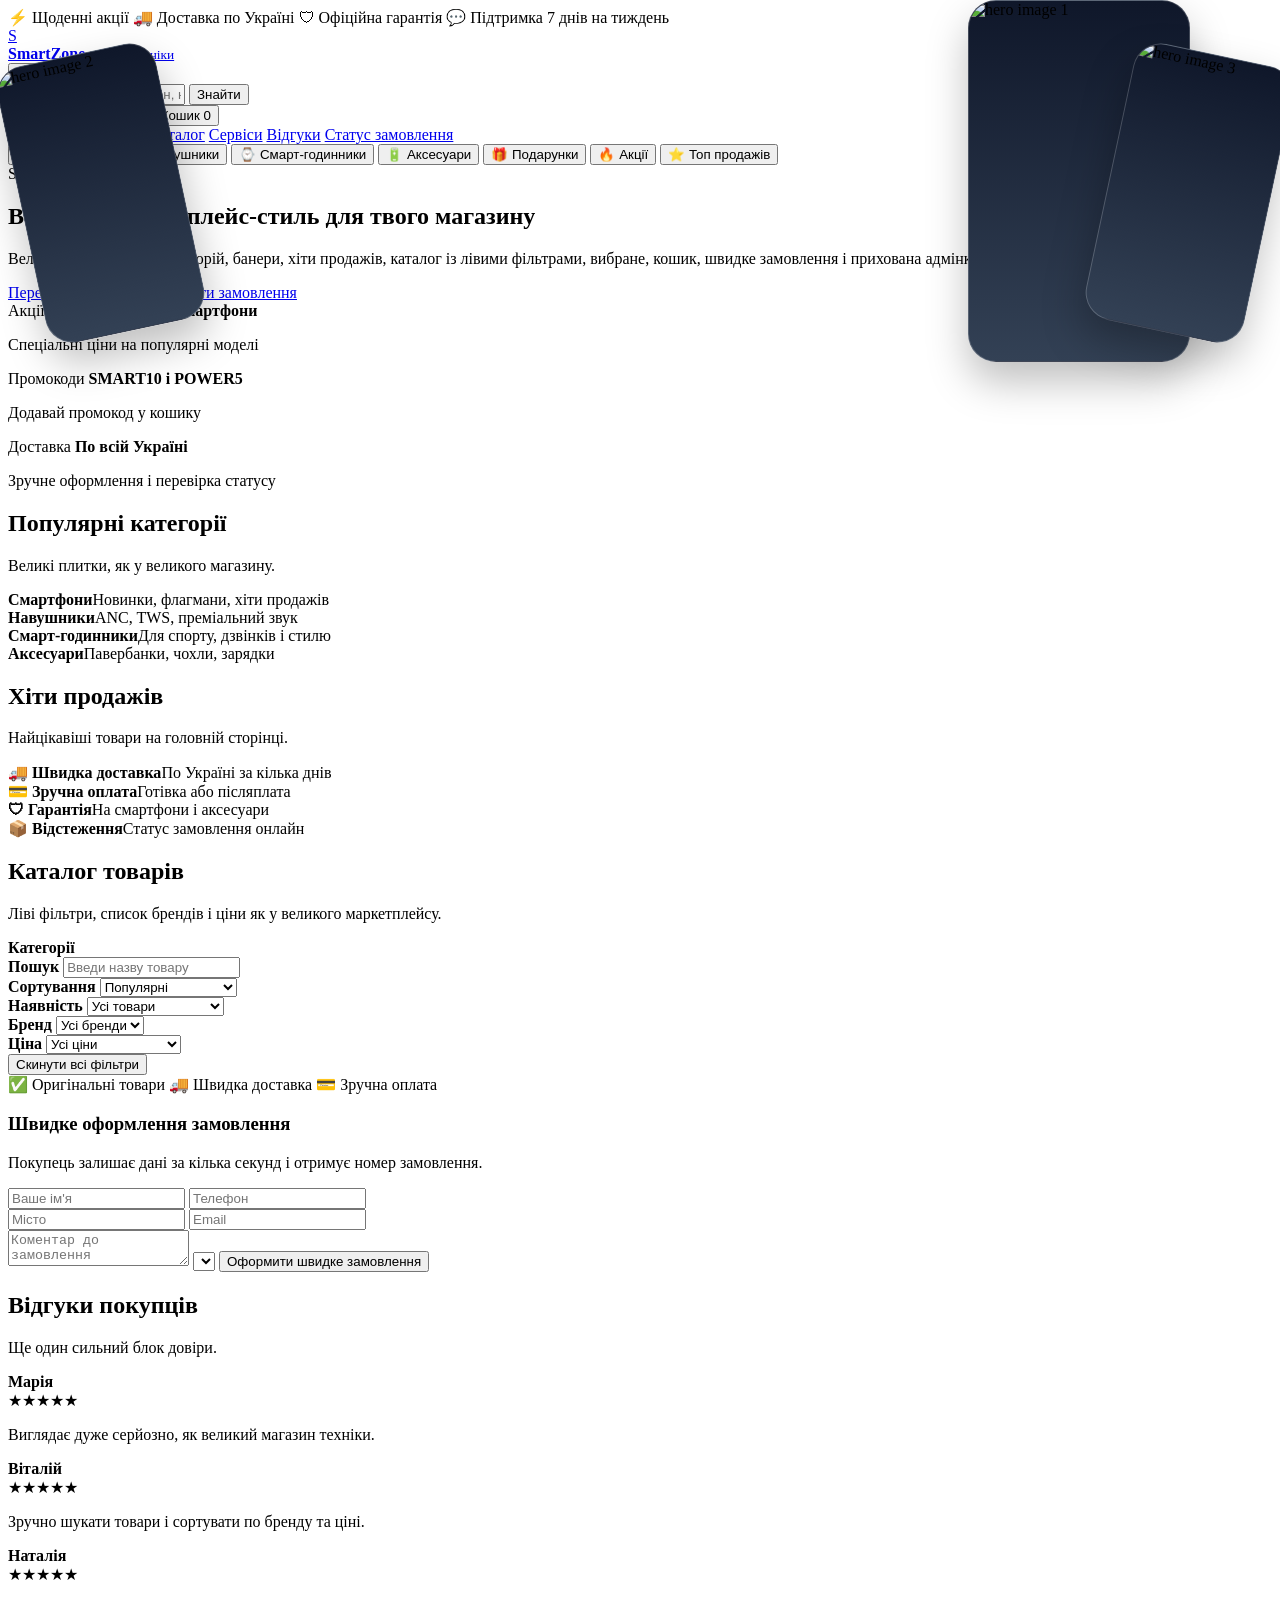
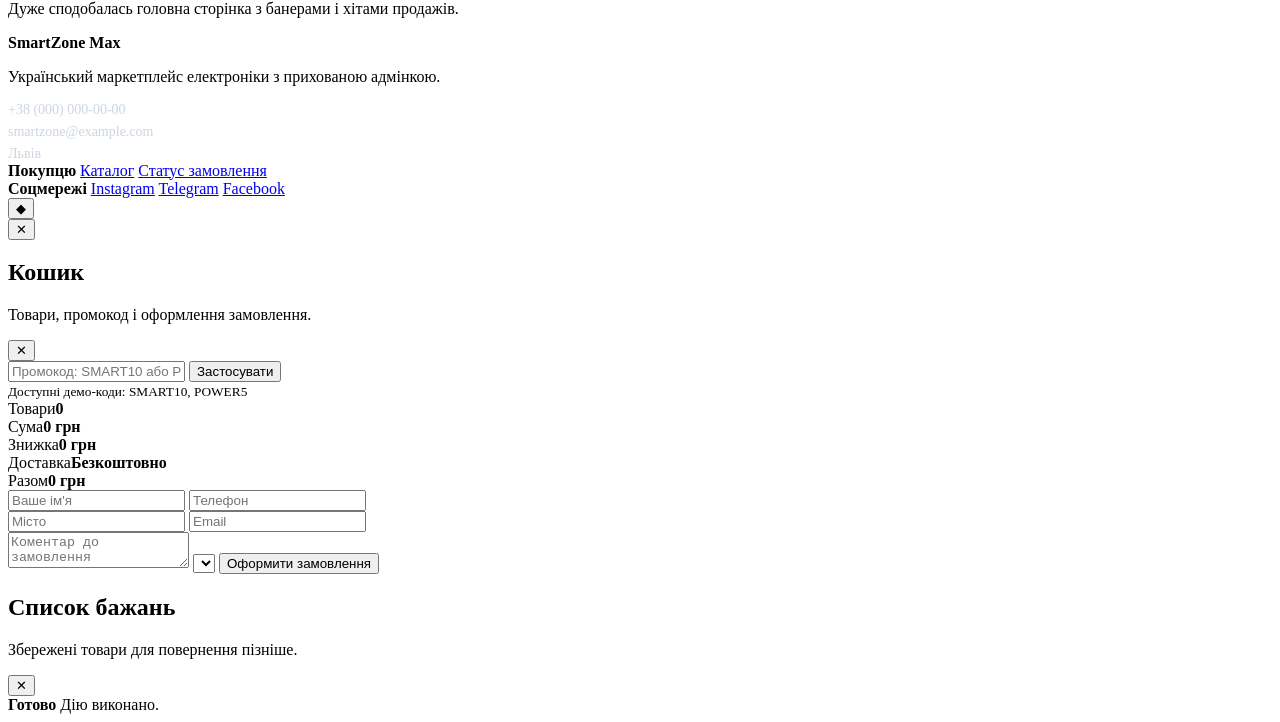
<file: index.html>
<!DOCTYPE html>
<html lang="uk">
<head>
  <meta charset="UTF-8" />
  <meta name="viewport" content="width=device-width, initial-scale=1.0" />
  <title>SmartZone Max — маркетплейс електроніки</title>
  <link rel="stylesheet" href="style.css" />
</head>
<body>
  <div class="topline" id="toplineSection">
    <div class="container topline-inner">
      <span>⚡ Щоденні акції</span>
      <span>🚚 Доставка по Україні</span>
      <span>🛡 Офіційна гарантія</span>
      <span>💬 Підтримка 7 днів на тиждень</span>
    </div>
  </div>

  <header class="header">
    <div class="container header-main">
      <a href="#top" class="logo" id="brandLink">
        <div class="logo-badge">S</div>
        <div class="logo-text">
          <strong>SmartZone</strong>
          <small>маркет техніки</small>
        </div>
      </a>

      <button class="catalog-btn">☰ Каталог</button>

      <div class="search-wrap">
        <input id="searchInput" class="search-input" placeholder="Пошук товарів: смартфон, навушники, павербанк..." />
        <button class="search-btn">Знайти</button>
      </div>

      <div class="header-actions">
        <a class="icon-btn account-link-btn" id="accountBtn" href="account.html">👤 Кабінет</a>
        <button class="icon-btn" id="wishlistBtn">♡ <span id="wishlistCount">0</span></button>
        <button class="cart-btn" id="openCartBtn">🛒 Кошик <span id="cartCount">0</span></button>
      </div>
    </div>

    <div class="container header-subnav">
      <a href="#promo">Акції</a>
      <a href="#hits">Хіти продажів</a>
      <a href="#catalog-section">Каталог</a>
      <a href="#services">Сервіси</a>
      <a href="#reviews">Відгуки</a>
      <a href="track-order.html">Статус замовлення</a>
    </div>
  </header>

  <main id="top">
    <section class="hero cms-section" id="heroSection" data-section="hero">
      <div class="container hero-grid">
        <aside class="left-menu">
          <button class="menu-link active">📱 Смартфони</button>
          <button class="menu-link">🎧 Навушники</button>
          <button class="menu-link">⌚ Смарт-годинники</button>
          <button class="menu-link">🔋 Аксесуари</button>
          <button class="menu-link">🎁 Подарунки</button>
          <button class="menu-link">🔥 Акції</button>
          <button class="menu-link">⭐ Топ продажів</button>
        </aside>

        <div class="hero-banner">
          <div class="hero-copy">
            <div class="hero-badge">SMARTZONE MAX</div>
            <h1>Великий маркетплейс-стиль для твого магазину</h1>
            <p>
              Велика шапка, дерево категорій, банери, хіти продажів,
              каталог із лівими фільтрами, вибране, кошик, швидке замовлення і прихована адмінка.
            </p>
            <div class="hero-actions">
              <a class="main-btn" href="#catalog-section">Перейти в каталог</a>
              <a class="soft-btn" href="track-order.html">Перевірити замовлення</a>
            </div>
          </div>
          <div class="hero-visual" id="heroVisual">
            <div class="hero-media-card big"><img id="heroImage1" alt="hero image 1" /></div>
            <div class="hero-media-card small left"><img id="heroImage2" alt="hero image 2" /></div>
            <div class="hero-media-card small right"><img id="heroImage3" alt="hero image 3" /></div>
          </div>
        </div>
      </div>
    </section>

    <section class="promo cms-section" id="promoSection">
      <div class="container promo-grid">
        <article class="promo-card green">
          <span>Акції тижня</span>
          <strong>Знижки на смартфони</strong>
          <p>Спеціальні ціни на популярні моделі</p>
        </article>
        <article class="promo-card orange">
          <span>Промокоди</span>
          <strong>SMART10 і POWER5</strong>
          <p>Додавай промокод у кошику</p>
        </article>
        <article class="promo-card blue">
          <span>Доставка</span>
          <strong>По всій Україні</strong>
          <p>Зручне оформлення і перевірка статусу</p>
        </article>
      </div>
    </section>

    <section class="categories-showcase cms-section" id="categoriesSection">
      <div class="container">
        <div class="section-head">
          <div>
            <h2>Популярні категорії</h2>
            <p>Великі плитки, як у великого магазину.</p>
          </div>
        </div>
        <div class="category-tiles">
          <article class="tile"><strong>Смартфони</strong><span>Новинки, флагмани, хіти продажів</span></article>
          <article class="tile"><strong>Навушники</strong><span>ANC, TWS, преміальний звук</span></article>
          <article class="tile"><strong>Смарт-годинники</strong><span>Для спорту, дзвінків і стилю</span></article>
          <article class="tile"><strong>Аксесуари</strong><span>Павербанки, чохли, зарядки</span></article>
        </div>
      </div>
    </section>

    <section class="hits cms-section" id="hitsSection">
      <div class="container">
        <div class="section-head">
          <div>
            <h2>Хіти продажів</h2>
            <p>Найцікавіші товари на головній сторінці.</p>
          </div>
        </div>
        <div class="products hits-grid" id="hitsGrid"></div>
      </div>
    </section>

    <section class="services cms-section" id="servicesSection">
      <div class="container service-grid">
        <article class="service-card"><strong>🚚 Швидка доставка</strong><span>По Україні за кілька днів</span></article>
        <article class="service-card"><strong>💳 Зручна оплата</strong><span>Готівка або післяплата</span></article>
        <article class="service-card"><strong>🛡 Гарантія</strong><span>На смартфони і аксесуари</span></article>
        <article class="service-card"><strong>📦 Відстеження</strong><span>Статус замовлення онлайн</span></article>
      </div>
    </section>

    <section class="catalog-layout cms-section" id="catalogSection">
      <div class="container">
        <div class="section-head">
          <div>
            <h2>Каталог товарів</h2>
            <p>Ліві фільтри, список брендів і ціни як у великого маркетплейсу.</p>
          </div>
        </div>

        <div class="catalog-grid">
          <aside class="filters-sidebar">
            <div class="filter-box">
              <strong>Категорії</strong>
              <div class="categories vertical" id="categoryChips"></div>
            </div>

            <div class="filter-box">
              <strong>Пошук</strong>
              <input class="field" id="sidebarSearchInput" placeholder="Введи назву товару" />
            </div>

            <div class="filter-box">
              <strong>Сортування</strong>
              <select class="field" id="sortSelect">
                <option value="popular">Популярні</option>
                <option value="cheap">Спочатку дешевші</option>
                <option value="expensive">Спочатку дорожчі</option>
                <option value="name">За назвою</option>
              </select>
            </div>

            <div class="filter-box">
              <strong>Наявність</strong>
              <select class="field" id="stockSelect">
                <option value="all">Усі товари</option>
                <option value="in">Є в наявності</option>
                <option value="out">Немає в наявності</option>
              </select>
            </div>

            <div class="filter-box">
              <strong>Бренд</strong>
              <select class="field" id="brandSelect">
                <option value="all">Усі бренди</option>
              </select>
            </div>

            <div class="filter-box">
              <strong>Ціна</strong>
              <select class="field" id="priceSelect">
                <option value="all">Усі ціни</option>
                <option value="0-5000">До 5 000 грн</option>
                <option value="5000-15000">5 000–15 000 грн</option>
                <option value="15000-35000">15 000–35 000 грн</option>
                <option value="35000-1000000">Від 35 000 грн</option>
              </select>
            </div>

            <button class="soft-btn full-btn" id="resetFiltersBtn">Скинути всі фільтри</button>
          </aside>

          <div class="catalog-main">
            <div class="toolbar">
              <div class="toolbar-badges">
                <span class="toolbar-badge">✅ Оригінальні товари</span>
                <span class="toolbar-badge">🚚 Швидка доставка</span>
                <span class="toolbar-badge">💳 Зручна оплата</span>
              </div>
            </div>
            <div class="products" id="productsGrid"></div>
          </div>
        </div>
      </div>
    </section>

    <section class="quick-order cms-section" id="quickOrderSection">
      <div class="container">
        <div class="quick-order-panel">
          <div class="order-copy">
            <h3>Швидке оформлення замовлення</h3>
            <p>Покупець залишає дані за кілька секунд і отримує номер замовлення.</p>
          </div>

          <form class="order-form" id="quickOrderForm">
            <div class="row">
              <input class="field" name="name" placeholder="Ваше ім'я" required />
              <input class="field" name="phone" placeholder="Телефон" required />
            </div>
            <div class="row">
              <input class="field" name="city" placeholder="Місто" required />
              <input class="field" name="email" type="email" placeholder="Email" />
            </div>
            <textarea class="field" name="comment" placeholder="Коментар до замовлення"></textarea>
            <select class="field" name="paymentMethod" id="quickPaymentMethodSelect"></select>
            <button class="main-btn" type="submit">Оформити швидке замовлення</button>
          </form>
        </div>
      </div>
    </section>

    <section class="reviews cms-section" id="reviewsSection">
      <div class="container">
        <div class="section-head">
          <div>
            <h2>Відгуки покупців</h2>
            <p>Ще один сильний блок довіри.</p>
          </div>
        </div>
        <div class="review-grid">
          <article class="review-card"><strong>Марія</strong><div class="stars">★★★★★</div><p>Виглядає дуже серйозно, як великий магазин техніки.</p></article>
          <article class="review-card"><strong>Віталій</strong><div class="stars">★★★★★</div><p>Зручно шукати товари і сортувати по бренду та ціні.</p></article>
          <article class="review-card"><strong>Наталія</strong><div class="stars">★★★★★</div><p>Дуже сподобалась головна сторінка з банерами і хітами продажів.</p></article>
        </div>
      </div>
    </section>
  </main>

  <footer class="footer">
    <div class="container footer-grid">
      <div>
        <strong id="footerBrand">SmartZone Max</strong>
        <p id="footerTextNode">Український маркетплейс електроніки з прихованою адмінкою.</p>
        <div class="footer-contact-list">
          <span id="footerPhone">+38 (000) 000-00-00</span>
          <span id="footerEmail">smartzone@example.com</span>
          <span id="footerCity">Львів</span>
        </div>
      </div>
      <div>
        <strong>Покупцю</strong>
        <a href="#catalog-section">Каталог</a>
        <a href="track-order.html">Статус замовлення</a>
      </div>
      <div>
        <strong>Соцмережі</strong>
        <a href="#" id="footerInstagram">Instagram</a>
        <a href="#" id="footerTelegram">Telegram</a>
        <a href="#" id="footerFacebook">Facebook</a>
      </div>
    </div>
  </footer>

  <button class="hidden-admin-trigger" id="hiddenAdminTrigger" aria-label="Admin access" title="Admin">
    <span>◆</span>
  </button>

  <div class="modal" id="productModal">
    <div class="overlay" data-close="productModal"></div>
    <div class="modal-content">
      <button class="icon-btn close-btn" data-close="productModal">✕</button>
      <div class="product-view" id="productView"></div>
    </div>
  </div>

  <div class="drawer" id="cartDrawer">
    <div class="overlay" data-close="cartDrawer"></div>
    <div class="drawer-panel">
      <div class="section-head">
        <div>
          <h2>Кошик</h2>
          <p>Товари, промокод і оформлення замовлення.</p>
        </div>
        <button class="icon-btn" data-close="cartDrawer">✕</button>
      </div>

      <div id="cartItems"></div>

      <div class="promo-box">
        <div class="promo-row">
          <input class="field" id="promoInput" placeholder="Промокод: SMART10 або POWER5" />
          <button class="ghost-btn" id="applyPromoBtn">Застосувати</button>
        </div>
        <small id="promoMessage">Доступні демо-коди: SMART10, POWER5</small>
      </div>

      <div class="summary">
        <div class="summary-row"><span>Товари</span><strong id="summaryItems">0</strong></div>
        <div class="summary-row"><span>Сума</span><strong id="summarySubtotal">0 грн</strong></div>
        <div class="summary-row"><span>Знижка</span><strong id="summaryDiscount">0 грн</strong></div>
        <div class="summary-row"><span>Доставка</span><strong>Безкоштовно</strong></div>
        <div class="summary-row total"><span>Разом</span><strong id="summaryTotal">0 грн</strong></div>
      </div>

      <form class="order-form" id="cartOrderForm">
        <div class="row">
          <input class="field" name="name" placeholder="Ваше ім'я" required />
          <input class="field" name="phone" placeholder="Телефон" required />
        </div>
        <div class="row">
          <input class="field" name="city" placeholder="Місто" required />
          <input class="field" name="email" type="email" placeholder="Email" />
        </div>
        <textarea class="field" name="comment" placeholder="Коментар до замовлення"></textarea>
        <select class="field" name="paymentMethod" id="paymentMethodSelect"></select>
        <button class="main-btn" type="submit">Оформити замовлення</button>
      </form>
    </div>
  </div>

  <div class="drawer" id="wishlistDrawer">
    <div class="overlay" data-close="wishlistDrawer"></div>
    <div class="drawer-panel">
      <div class="section-head">
        <div>
          <h2>Список бажань</h2>
          <p>Збережені товари для повернення пізніше.</p>
        </div>
        <button class="icon-btn" data-close="wishlistDrawer">✕</button>
      </div>
      <div id="wishlistItems"></div>
    </div>
  </div>

  <div class="toast" id="toast">
    <strong id="toastTitle">Готово</strong>
    <span id="toastText">Дію виконано.</span>
  </div>

  <script src="store.js"></script>
  <script src="script.js"></script>
</body>
</html>
</file>
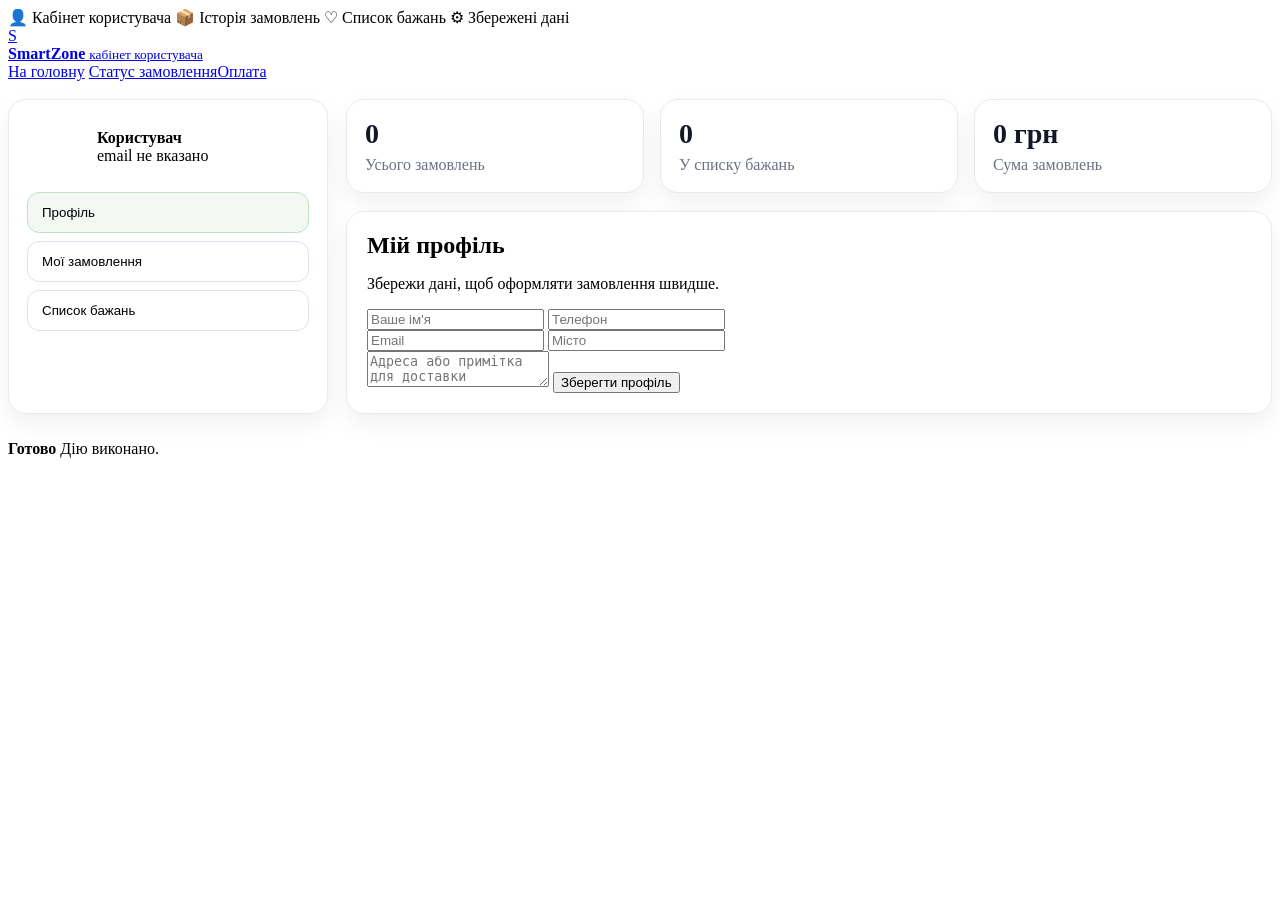
<file: account.html>
<!DOCTYPE html>
<html lang="uk">
<head>
  <meta charset="UTF-8" />
  <meta name="viewport" content="width=device-width, initial-scale=1.0" />
  <title>Кабінет користувача — SmartZone</title>
  <link rel="stylesheet" href="style.css" />
</head>
<body>
  <div class="topline">
    <div class="container topline-inner">
      <span>👤 Кабінет користувача</span>
      <span>📦 Історія замовлень</span>
      <span>♡ Список бажань</span>
      <span>⚙ Збережені дані</span>
    </div>
  </div>

  <header class="header">
    <div class="container header-main">
      <a href="index.html" class="logo">
        <div class="logo-badge">S</div>
        <div class="logo-text">
          <strong>SmartZone</strong>
          <small>кабінет користувача</small>
        </div>
      </a>

      <div></div>

      <div class="header-actions">
        <a class="soft-btn" href="index.html">На головну</a>
        <a class="cart-btn" href="track-order.html">Статус замовлення</a><a class="soft-btn" href="payment-info.html">Оплата</a>
      </div>
    </div>
  </header>

  <main class="account-page">
    <div class="container account-grid">
      <aside class="account-sidebar">
        <div class="account-user-top">
          <div class="account-avatar" id="accountAvatar">U</div>
          <div>
            <strong id="accountUserName">Користувач</strong>
            <div class="muted" id="accountUserEmail">email не вказано</div>
          </div>
        </div>

        <div class="account-menu">
          <button class="active" data-tab="profile">Профіль</button>
          <button data-tab="orders">Мої замовлення</button>
          <button data-tab="wishlist">Список бажань</button>
        </div>
      </aside>

      <div class="account-main">
        <div class="account-stats">
          <div class="account-stat">
            <strong id="ordersCount">0</strong>
            <span>Усього замовлень</span>
          </div>
          <div class="account-stat">
            <strong id="wishlistCountStat">0</strong>
            <span>У списку бажань</span>
          </div>
          <div class="account-stat">
            <strong id="totalSpent">0 грн</strong>
            <span>Сума замовлень</span>
          </div>
        </div>

        <section class="account-panel" id="profileSection">
          <h2>Мій профіль</h2>
          <p class="muted">Збережи дані, щоб оформляти замовлення швидше.</p>

          <form class="admin-form" id="profileForm">
            <div class="row">
              <input class="field" name="name" placeholder="Ваше ім'я" required />
              <input class="field" name="phone" placeholder="Телефон" required />
            </div>
            <div class="row">
              <input class="field" name="email" type="email" placeholder="Email" />
              <input class="field" name="city" placeholder="Місто" />
            </div>
            <textarea class="field" name="address" placeholder="Адреса або примітка для доставки"></textarea>
            <button class="main-btn" type="submit">Зберегти профіль</button>
          </form>
        </section>

        <section class="account-panel hidden-section" id="ordersSection">
          <h2>Мої замовлення</h2>
          <p class="muted">Тут зберігається історія оформлених замовлень.</p>
          <div id="accountOrdersList"></div>
        </section>

        <section class="account-panel hidden-section" id="wishlistSection">
          <h2>Список бажань</h2>
          <p class="muted">Товари, які ти зберіг для пізнішого перегляду.</p>
          <div id="accountWishlistList"></div>
        </section>
      </div>
    </div>
  </main>

  <div class="toast" id="toast">
    <strong id="toastTitle">Готово</strong>
    <span id="toastText">Дію виконано.</span>
  </div>

  <script src="store.js"></script>
  <script src="account.js"></script>
</body>
</html>
</file>
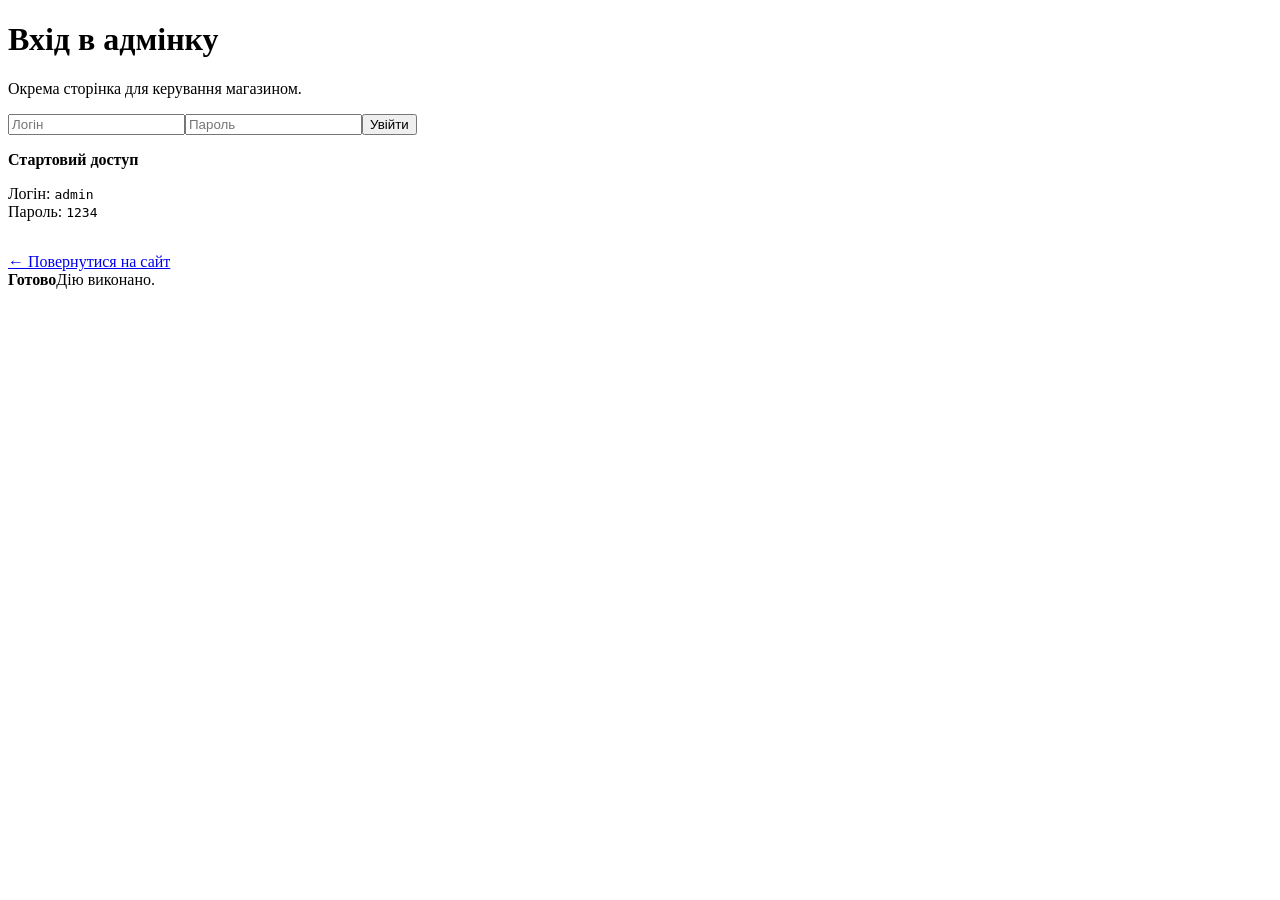
<file: admin-login.html>
<!DOCTYPE html><html lang="uk"><head><meta charset="UTF-8"><meta name="viewport" content="width=device-width, initial-scale=1.0"><title>Вхід в адмінку</title><link rel="stylesheet" href="style.css"></head><body><main class="center-screen"><div class="login-card"><h1>Вхід в адмінку</h1><p class="muted">Окрема сторінка для керування магазином.</p><form class="admin-form" id="adminLoginForm"><input class="field" id="adminUsername" placeholder="Логін" required><input class="field" id="adminPassword" type="password" placeholder="Пароль" required><button class="main-btn" type="submit">Увійти</button></form><div class="panel" style="margin-top:16px;"><strong>Стартовий доступ</strong><p>Логін: <code>admin</code><br>Пароль: <code>1234</code></p></div><a class="soft-btn" href="index.html" style="margin-top:16px; display:inline-flex;">← Повернутися на сайт</a></div></main><div class="toast" id="toast"><strong id="toastTitle">Готово</strong><span id="toastText">Дію виконано.</span></div><script src="store.js"></script><script src="admin-login.js"></script></body></html>
</file>
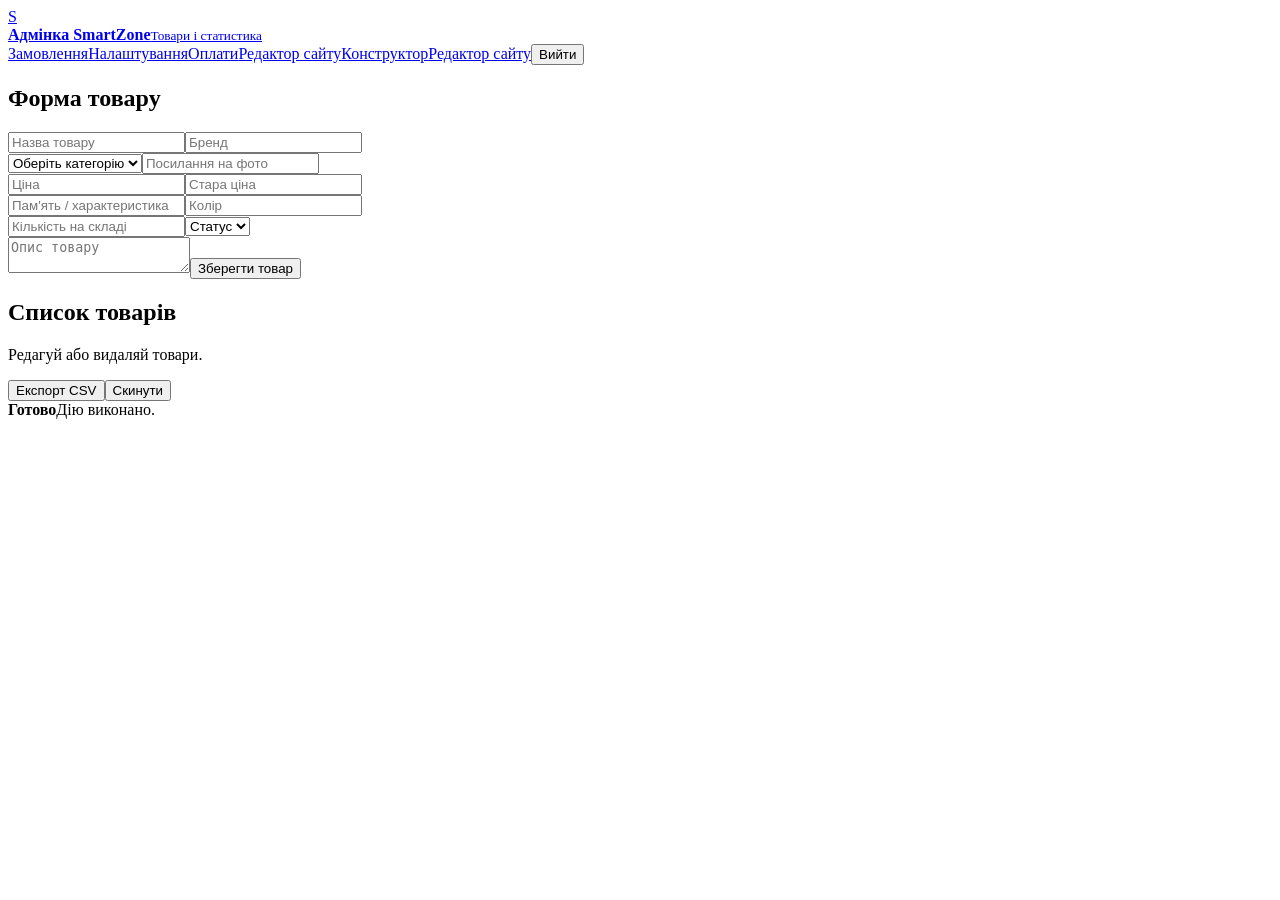
<file: admin.html>
<!DOCTYPE html><html lang="uk"><head><meta charset="UTF-8"><meta name="viewport" content="width=device-width, initial-scale=1.0"><title>Адмінка SmartZone</title><link rel="stylesheet" href="style.css"></head><body><header class="header"><div class="container header-main"><a href="index.html" class="logo"><div class="logo-badge">S</div><div class="logo-text"><strong>Адмінка SmartZone</strong><small>Товари і статистика</small></div></a><div></div><div class="header-actions"><a class="soft-btn" href="orders.html">Замовлення</a><a class="soft-btn" href="settings.html">Налаштування</a><a class="soft-btn" href="payments.html">Оплати</a><a class="soft-btn" href="site-builder.html">Редактор сайту</a><a class="soft-btn" href="site-builder-advanced.html">Конструктор</a><a class="soft-btn" href="site-builder.html">Редактор сайту</a><button class="danger-btn" id="logoutBtn">Вийти</button></div></div></header><main class="section"><div class="container"><div class="benefit-grid" id="adminStats"></div><div class="admin-layout"><section class="panel"><h2>Форма товару</h2><form class="admin-form" id="productForm"><div class="row"><input class="field" name="title" placeholder="Назва товару" required><input class="field" name="brand" placeholder="Бренд" required></div><div class="row"><select class="field" name="category" required><option value="">Оберіть категорію</option><option value="Смартфони">Смартфони</option><option value="Навушники">Навушники</option><option value="Смарт-годинники">Смарт-годинники</option><option value="Аксесуари">Аксесуари</option></select><input class="field" name="image" placeholder="Посилання на фото" required></div><div class="row"><input class="field" name="price" type="number" min="0" placeholder="Ціна" required><input class="field" name="oldPrice" type="number" min="0" placeholder="Стара ціна"></div><div class="row"><input class="field" name="memory" placeholder="Пам'ять / характеристика"><input class="field" name="color" placeholder="Колір"></div><div class="row"><input class="field" name="stock" type="number" min="0" placeholder="Кількість на складі" required><select class="field" name="status"><option value="">Статус</option><option value="hit">Хіт</option><option value="sale">Акція</option></select></div><textarea class="field" name="description" placeholder="Опис товару" required></textarea><input type="hidden" name="productId"><button class="main-btn" type="submit">Зберегти товар</button></form></section><section class="panel"><div class="section-head"><div><h2>Список товарів</h2><p class="muted">Редагуй або видаляй товари.</p></div><div class="header-actions"><button class="ghost-btn" id="exportProductsBtn">Експорт CSV</button><button class="danger-btn" id="resetProductsBtn">Скинути</button></div></div><div class="admin-list" id="adminProducts"></div></section></div></div></main><div class="toast" id="toast"><strong id="toastTitle">Готово</strong><span id="toastText">Дію виконано.</span></div><script src="store.js"></script><script src="admin.js"></script></body></html>
</file>
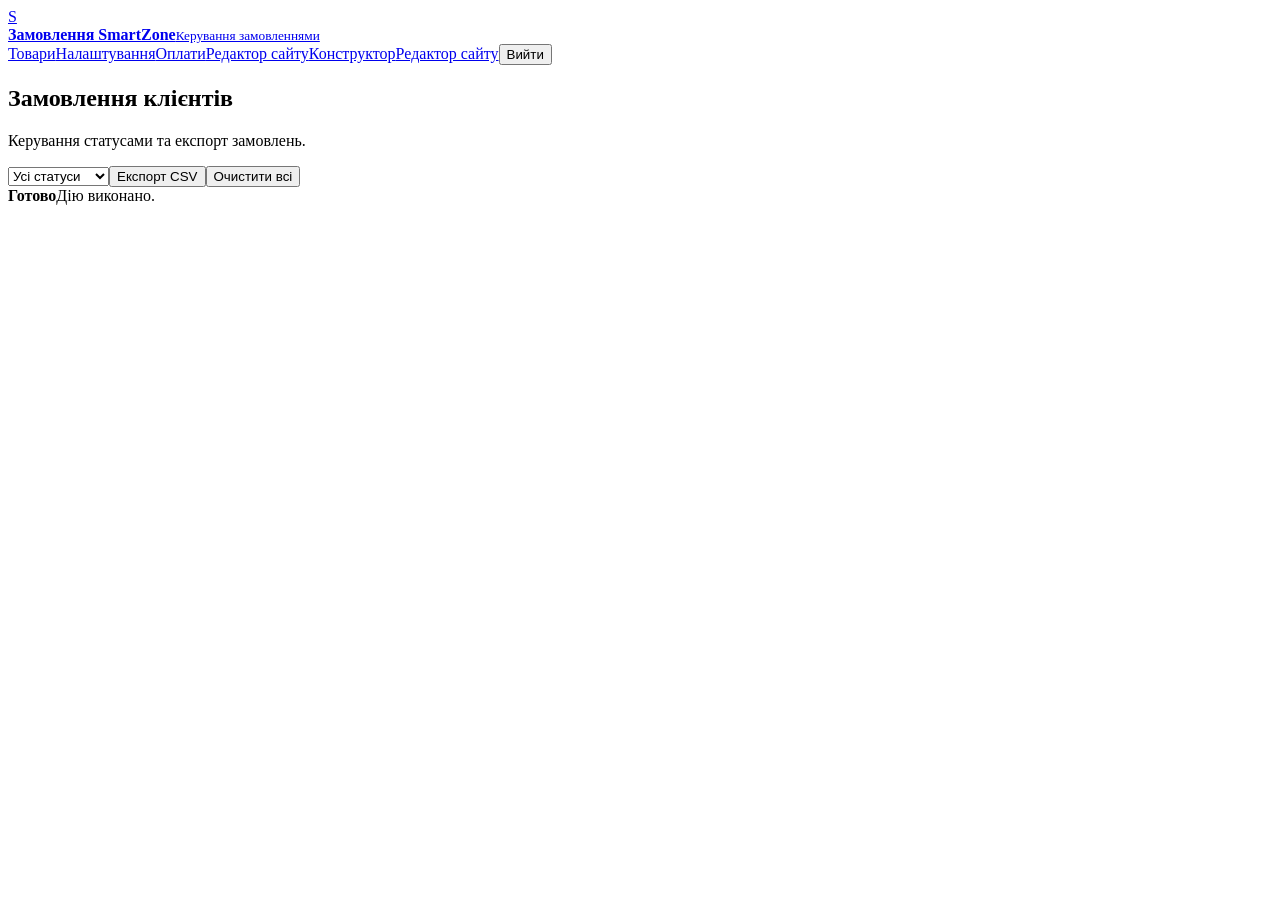
<file: orders.html>
<!DOCTYPE html><html lang="uk"><head><meta charset="UTF-8"><meta name="viewport" content="width=device-width, initial-scale=1.0"><title>Замовлення SmartZone</title><link rel="stylesheet" href="style.css"></head><body><header class="header"><div class="container header-main"><a href="admin.html" class="logo"><div class="logo-badge">S</div><div class="logo-text"><strong>Замовлення SmartZone</strong><small>Керування замовленнями</small></div></a><div></div><div class="header-actions"><a class="soft-btn" href="admin.html">Товари</a><a class="soft-btn" href="settings.html">Налаштування</a><a class="soft-btn" href="payments.html">Оплати</a><a class="soft-btn" href="site-builder.html">Редактор сайту</a><a class="soft-btn" href="site-builder-advanced.html">Конструктор</a><a class="soft-btn" href="site-builder.html">Редактор сайту</a><button class="danger-btn" id="logoutBtn">Вийти</button></div></div></header><main class="section"><div class="container"><div class="section-head"><div><h2>Замовлення клієнтів</h2><p class="muted">Керування статусами та експорт замовлень.</p></div><div class="header-actions"><select class="field" id="statusFilter"><option value="all">Усі статуси</option><option value="new">Нове</option><option value="processing">В обробці</option><option value="shipped">Відправлено</option><option value="done">Завершено</option><option value="cancelled">Скасовано</option></select><button class="ghost-btn" id="exportOrdersBtn">Експорт CSV</button><button class="danger-btn" id="clearOrdersBtn">Очистити всі</button></div></div><div class="orders-list" id="ordersList"></div></div></main><div class="toast" id="toast"><strong id="toastTitle">Готово</strong><span id="toastText">Дію виконано.</span></div><script src="store.js"></script><script src="orders.js"></script></body></html>
</file>
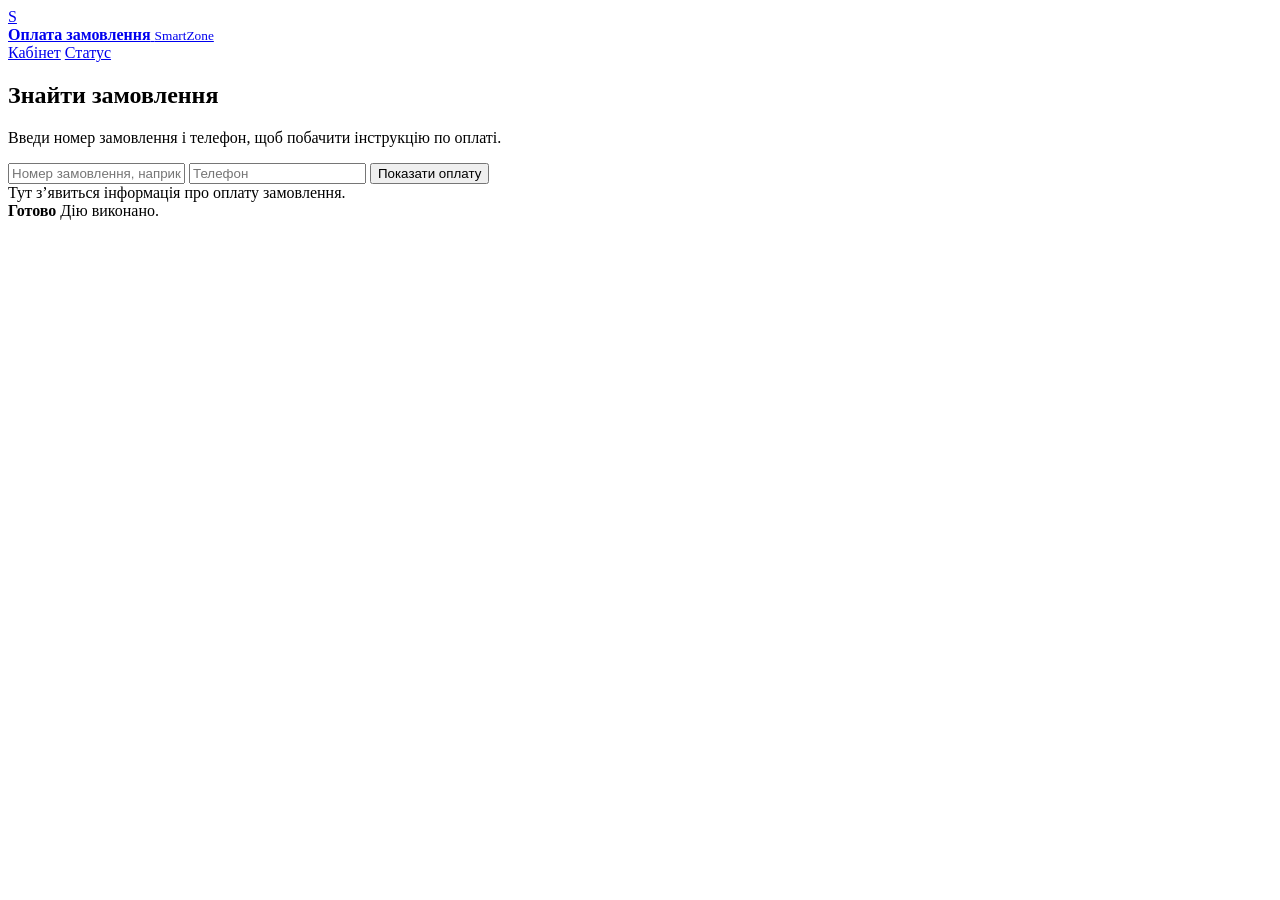
<file: payment-info.html>
<!DOCTYPE html>
<html lang="uk">
<head>
  <meta charset="UTF-8" />
  <meta name="viewport" content="width=device-width, initial-scale=1.0" />
  <title>Оплата замовлення — SmartZone</title>
  <link rel="stylesheet" href="style.css" />
</head>
<body>
  <header class="header">
    <div class="container header-main">
      <a href="index.html" class="logo">
        <div class="logo-badge">S</div>
        <div class="logo-text">
          <strong>Оплата замовлення</strong>
          <small>SmartZone</small>
        </div>
      </a>
      <div></div>
      <div class="header-actions">
        <a class="soft-btn" href="account.html">Кабінет</a>
        <a class="soft-btn" href="track-order.html">Статус</a>
      </div>
    </div>
  </header>

  <main class="section">
    <div class="container admin-layout">
      <section class="panel">
        <h2>Знайти замовлення</h2>
        <p class="muted">Введи номер замовлення і телефон, щоб побачити інструкцію по оплаті.</p>
        <form class="admin-form" id="paymentLookupForm">
          <input class="field" name="orderId" placeholder="Номер замовлення, наприклад SZ-123456789" required />
          <input class="field" name="phone" placeholder="Телефон" required />
          <button class="main-btn" type="submit">Показати оплату</button>
        </form>
      </section>

      <section class="panel" id="paymentInfoResult">
        <div class="empty">Тут з’явиться інформація про оплату замовлення.</div>
      </section>
    </div>
  </main>

  <div class="toast" id="toast">
    <strong id="toastTitle">Готово</strong>
    <span id="toastText">Дію виконано.</span>
  </div>

  <script src="store.js"></script>
  <script src="payment-info.js"></script>
</body>
</html>
</file>
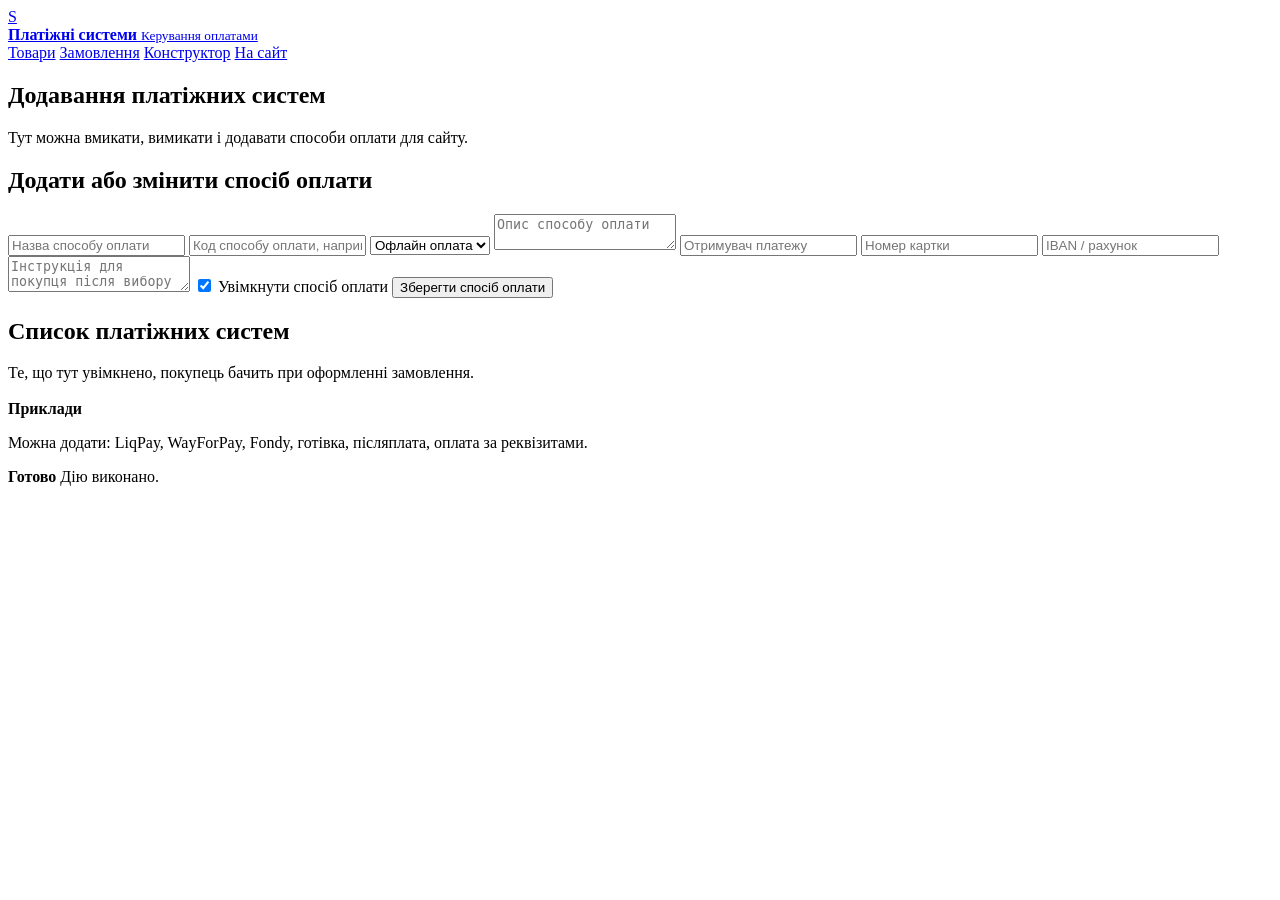
<file: payments.html>
<!DOCTYPE html>
<html lang="uk">
<head>
  <meta charset="UTF-8" />
  <meta name="viewport" content="width=device-width, initial-scale=1.0" />
  <title>Платіжні системи — SmartZone</title>
  <link rel="stylesheet" href="style.css" />
</head>
<body>
  <header class="header">
    <div class="container header-main">
      <a href="admin.html" class="logo">
        <div class="logo-badge">S</div>
        <div class="logo-text">
          <strong>Платіжні системи</strong>
          <small>Керування оплатами</small>
        </div>
      </a>
      <div></div>
      <div class="header-actions">
        <a class="soft-btn" href="admin.html">Товари</a>
        <a class="soft-btn" href="orders.html">Замовлення</a>
        <a class="soft-btn" href="site-builder-advanced.html">Конструктор</a>
        <a class="soft-btn" href="index.html">На сайт</a>
      </div>
    </div>
  </header>

  <main class="section">
    <div class="container">
      <div class="section-head">
        <div>
          <h2>Додавання платіжних систем</h2>
          <p class="muted">Тут можна вмикати, вимикати і додавати способи оплати для сайту.</p>
        </div>
      </div>

      <div class="admin-layout">
        <section class="panel">
          <h2>Додати або змінити спосіб оплати</h2>
          <form class="admin-form" id="paymentForm">
            <input class="field" name="name" placeholder="Назва способу оплати" required />
            <input class="field" name="id" placeholder="Код способу оплати, наприклад liqpay" required />
            <select class="field" name="type">
              <option value="offline">Офлайн оплата</option>
              <option value="online">Онлайн оплата</option>
            </select>
            <textarea class="field" name="description" placeholder="Опис способу оплати"></textarea>
            <input class="field" name="recipient" placeholder="Отримувач платежу" />
            <input class="field" name="cardNumber" placeholder="Номер картки" />
            <input class="field" name="iban" placeholder="IBAN / рахунок" />
            <textarea class="field" name="instructions" placeholder="Інструкція для покупця після вибору оплати"></textarea>
            <label><input type="checkbox" name="enabled" checked /> Увімкнути спосіб оплати</label>
            <button class="main-btn" type="submit">Зберегти спосіб оплати</button>
          </form>
        </section>

        <section class="panel">
          <div class="section-head">
            <div>
              <h2>Список платіжних систем</h2>
              <p class="muted">Те, що тут увімкнено, покупець бачить при оформленні замовлення.</p>
            </div>
          </div>
          <div class="admin-list" id="paymentsList"></div>
        </section>
      </div>

      <div class="panel" style="margin-top:18px;">
        <strong>Приклади</strong>
        <p class="muted">Можна додати: LiqPay, WayForPay, Fondy, готівка, післяплата, оплата за реквізитами.</p>
      </div>
    </div>
  </main>

  <div class="toast" id="toast">
    <strong id="toastTitle">Готово</strong>
    <span id="toastText">Дію виконано.</span>
  </div>

  <script src="store.js"></script>
  <script src="payments.js"></script>
</body>
</html>
</file>
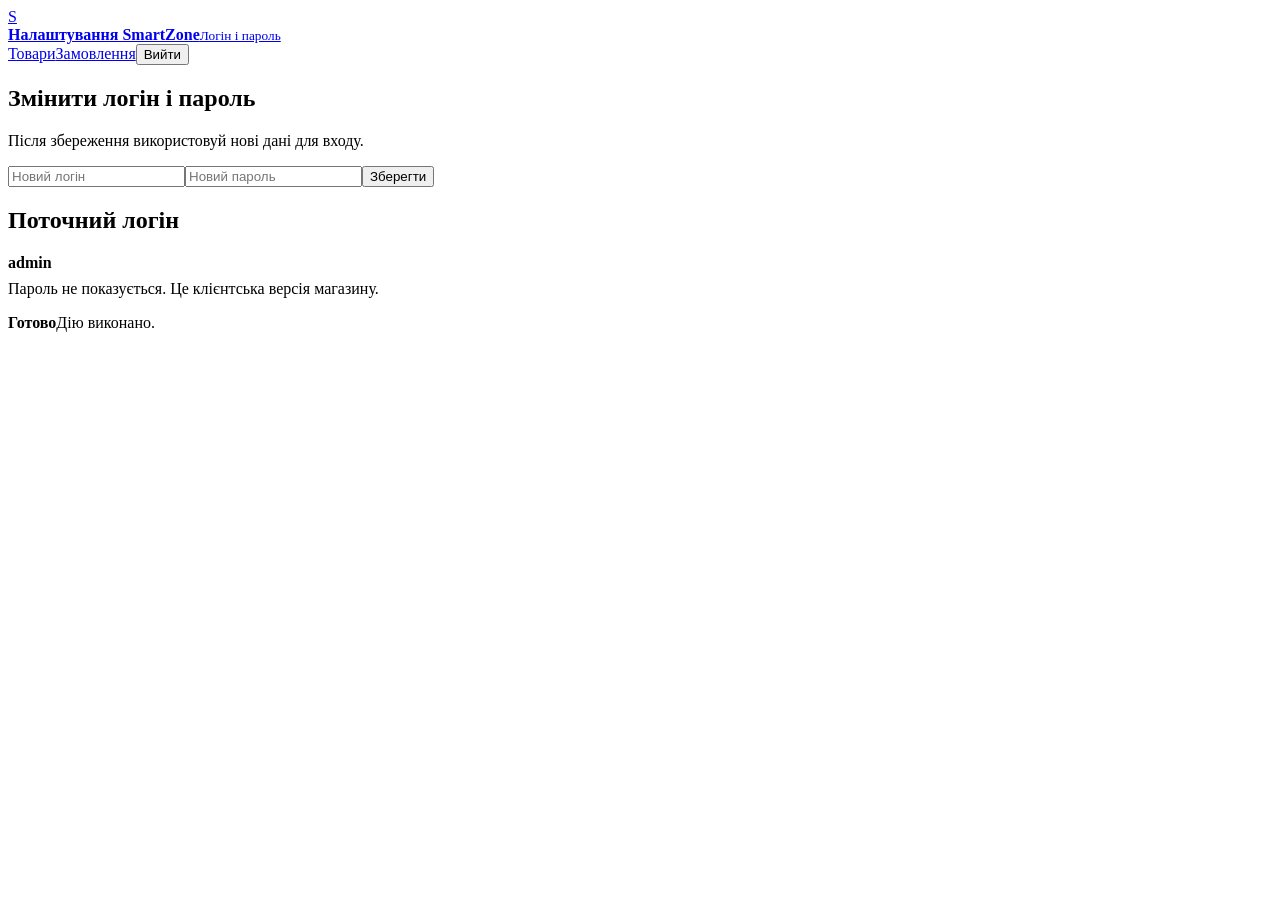
<file: settings.html>
<!DOCTYPE html><html lang="uk"><head><meta charset="UTF-8"><meta name="viewport" content="width=device-width, initial-scale=1.0"><title>Налаштування SmartZone</title><link rel="stylesheet" href="style.css"></head><body><header class="header"><div class="container header-main"><a href="admin.html" class="logo"><div class="logo-badge">S</div><div class="logo-text"><strong>Налаштування SmartZone</strong><small>Логін і пароль</small></div></a><div></div><div class="header-actions"><a class="soft-btn" href="admin.html">Товари</a><a class="soft-btn" href="orders.html">Замовлення</a><button class="danger-btn" id="logoutBtn">Вийти</button></div></div></header><main class="section"><div class="container admin-layout"><section class="panel"><h2>Змінити логін і пароль</h2><p class="muted">Після збереження використовуй нові дані для входу.</p><form class="admin-form" id="credentialsForm"><input class="field" name="username" placeholder="Новий логін" required><input class="field" name="password" type="password" placeholder="Новий пароль" required><button class="main-btn" type="submit">Зберегти</button></form></section><section class="panel"><h2>Поточний логін</h2><div class="panel"><strong id="currentUsername">admin</strong><p class="muted" style="margin-top:8px;">Пароль не показується. Це клієнтська версія магазину.</p></div></section></div></main><div class="toast" id="toast"><strong id="toastTitle">Готово</strong><span id="toastText">Дію виконано.</span></div><script src="store.js"></script><script src="settings.js"></script></body></html>
</file>
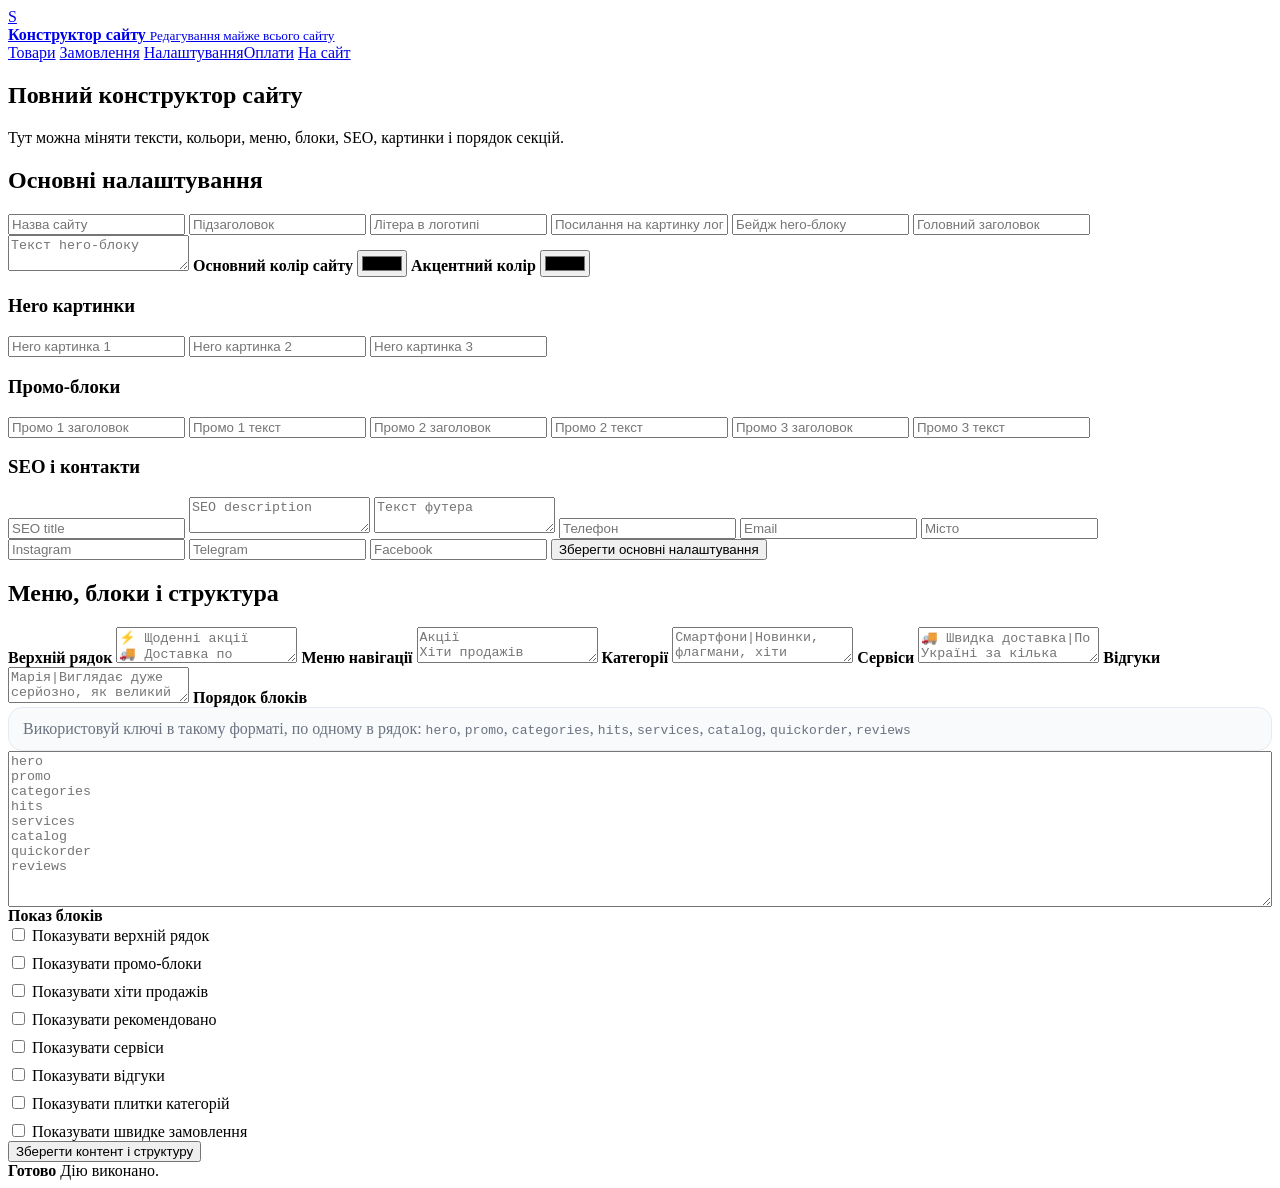
<file: site-builder-advanced.html>
<!DOCTYPE html>
<html lang="uk">
<head>
  <meta charset="UTF-8" />
  <meta name="viewport" content="width=device-width, initial-scale=1.0" />
  <title>Конструктор сайту SmartZone</title>
  <link rel="stylesheet" href="style.css" />
</head>
<body>
  <header class="header">
    <div class="container header-main">
      <a href="admin.html" class="logo">
        <div class="logo-badge">S</div>
        <div class="logo-text">
          <strong>Конструктор сайту</strong>
          <small>Редагування майже всього сайту</small>
        </div>
      </a>
      <div></div>
      <div class="header-actions">
        <a class="soft-btn" href="admin.html">Товари</a>
        <a class="soft-btn" href="orders.html">Замовлення</a>
        <a class="soft-btn" href="settings.html">Налаштування</a><a class="soft-btn" href="payments.html">Оплати</a>
        <a class="soft-btn" href="index.html">На сайт</a>
      </div>
    </div>
  </header>

  <main class="section">
    <div class="container">
      <div class="section-head">
        <div>
          <h2>Повний конструктор сайту</h2>
          <p class="muted">Тут можна міняти тексти, кольори, меню, блоки, SEO, картинки і порядок секцій.</p>
        </div>
      </div>

      <div class="admin-layout">
        <section class="panel">
          <h2>Основні налаштування</h2>
          <form class="admin-form" id="siteSettingsForm">
            <input class="field" name="siteName" placeholder="Назва сайту" />
            <input class="field" name="siteTagline" placeholder="Підзаголовок" />
            <input class="field" name="logoLetter" placeholder="Літера в логотипі" />
            <input class="field" name="logoImage" placeholder="Посилання на картинку логотипа" />
            <input class="field" name="heroBadge" placeholder="Бейдж hero-блоку" />
            <input class="field" name="heroTitle" placeholder="Головний заголовок" />
            <textarea class="field" name="heroText" placeholder="Текст hero-блоку"></textarea>

            <label><strong>Основний колір сайту</strong></label>
            <input class="field" name="themeColor" type="color" />
            <label><strong>Акцентний колір</strong></label>
            <input class="field" name="accentColor" type="color" />

            <h3>Hero картинки</h3>
            <input class="field" name="heroImage1" placeholder="Hero картинка 1" />
            <input class="field" name="heroImage2" placeholder="Hero картинка 2" />
            <input class="field" name="heroImage3" placeholder="Hero картинка 3" />

            <h3>Промо-блоки</h3>
            <input class="field" name="promo1Title" placeholder="Промо 1 заголовок" />
            <input class="field" name="promo1Text" placeholder="Промо 1 текст" />
            <input class="field" name="promo2Title" placeholder="Промо 2 заголовок" />
            <input class="field" name="promo2Text" placeholder="Промо 2 текст" />
            <input class="field" name="promo3Title" placeholder="Промо 3 заголовок" />
            <input class="field" name="promo3Text" placeholder="Промо 3 текст" />

            <h3>SEO і контакти</h3>
            <input class="field" name="seoTitle" placeholder="SEO title" />
            <textarea class="field" name="seoDescription" placeholder="SEO description"></textarea>
            <textarea class="field" name="footerText" placeholder="Текст футера"></textarea>
            <input class="field" name="contactsPhone" placeholder="Телефон" />
            <input class="field" name="contactsEmail" placeholder="Email" />
            <input class="field" name="contactsCity" placeholder="Місто" />
            <input class="field" name="socialInstagram" placeholder="Instagram" />
            <input class="field" name="socialTelegram" placeholder="Telegram" />
            <input class="field" name="socialFacebook" placeholder="Facebook" />

            <button class="main-btn" type="submit">Зберегти основні налаштування</button>
          </form>
        </section>

        <section class="panel">
          <h2>Меню, блоки і структура</h2>
          <form class="admin-form" id="extraContentForm">
            <label><strong>Верхній рядок</strong></label>
            <textarea class="field" name="toplineItems" placeholder="⚡ Щоденні акції&#10;🚚 Доставка по Україні"></textarea>

            <label><strong>Меню навігації</strong></label>
            <textarea class="field" name="menuLinks" placeholder="Акції&#10;Хіти продажів&#10;Каталог&#10;Сервіси&#10;Відгуки"></textarea>

            <label><strong>Категорії</strong></label>
            <textarea class="field" name="categoryTiles" placeholder="Смартфони|Новинки, флагмани, хіти продажів"></textarea>

            <label><strong>Сервіси</strong></label>
            <textarea class="field" name="services" placeholder="🚚 Швидка доставка|По Україні за кілька днів"></textarea>

            <label><strong>Відгуки</strong></label>
            <textarea class="field" name="reviews" placeholder="Марія|Виглядає дуже серйозно, як великий магазин техніки."></textarea>

            <label><strong>Порядок блоків</strong></label>
            <div class="builder-help">Використовуй ключі в такому форматі, по одному в рядок: <code>hero</code>, <code>promo</code>, <code>categories</code>, <code>hits</code>, <code>services</code>, <code>catalog</code>, <code>quickorder</code>, <code>reviews</code></div>
            <div class="order-box">
              <textarea class="field" name="sectionOrder" placeholder="hero&#10;promo&#10;categories&#10;hits&#10;services&#10;catalog&#10;quickorder&#10;reviews"></textarea>
            </div>

            <label><strong>Показ блоків</strong></label>
            <div class="checkbox-grid">
              <label><input type="checkbox" name="showTopline" /> Показувати верхній рядок</label>
              <label><input type="checkbox" name="showPromo" /> Показувати промо-блоки</label>
              <label><input type="checkbox" name="showHits" /> Показувати хіти продажів</label>
              <label><input type="checkbox" name="showRecommended" /> Показувати рекомендовано</label>
              <label><input type="checkbox" name="showServices" /> Показувати сервіси</label>
              <label><input type="checkbox" name="showReviews" /> Показувати відгуки</label>
              <label><input type="checkbox" name="showCategories" /> Показувати плитки категорій</label>
              <label><input type="checkbox" name="showQuickOrder" /> Показувати швидке замовлення</label>
            </div>

            <button class="main-btn" type="submit">Зберегти контент і структуру</button>
          </form>
        </section>
      </div>
    </div>
  </main>

  <div class="toast" id="toast">
    <strong id="toastTitle">Готово</strong>
    <span id="toastText">Дію виконано.</span>
  </div>

  <script src="store.js"></script>
  <script src="site-builder-advanced.js"></script>
</body>
</html>
</file>
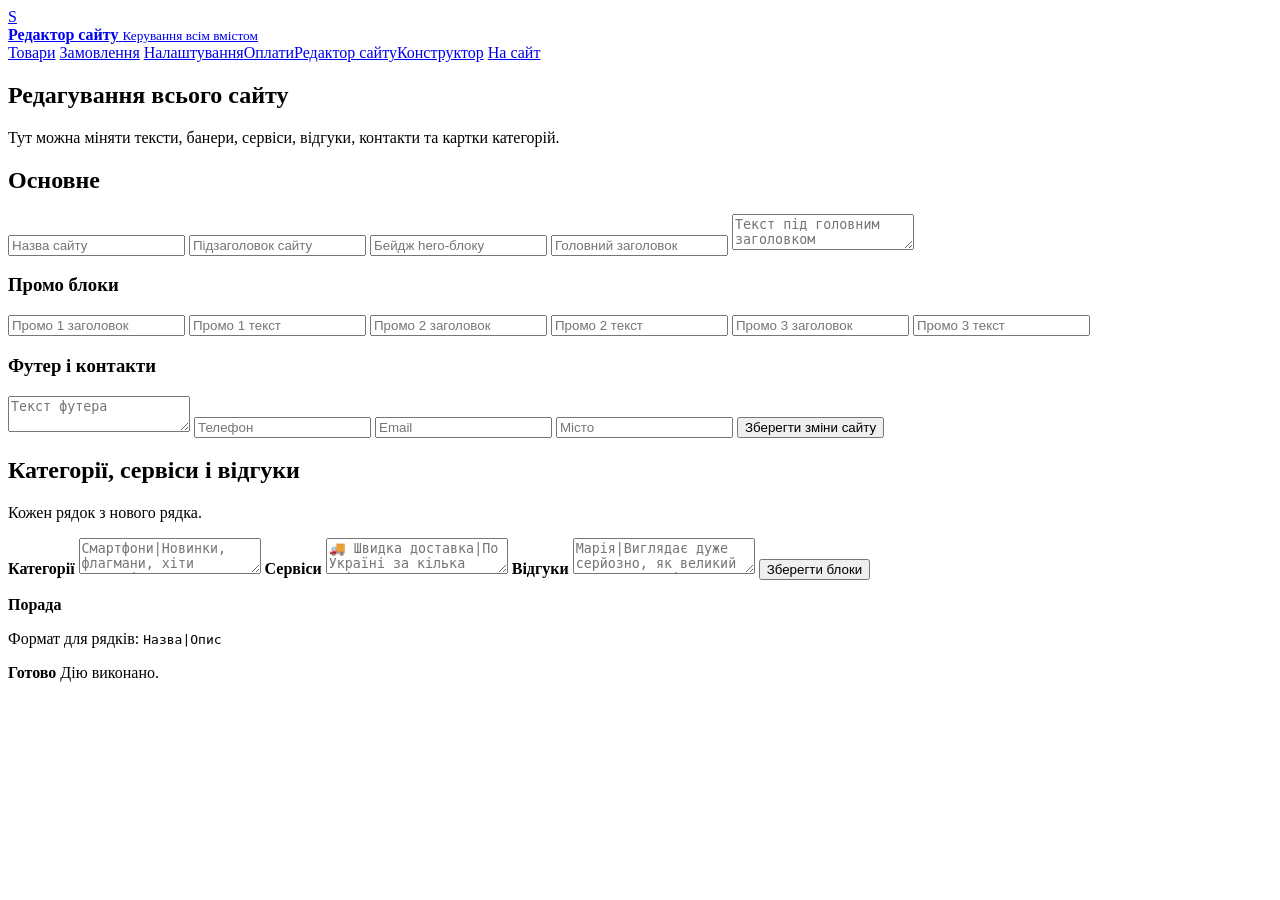
<file: site-builder.html>
<!DOCTYPE html>
<html lang="uk">
<head>
  <meta charset="UTF-8" />
  <meta name="viewport" content="width=device-width, initial-scale=1.0" />
  <title>Редактор сайту SmartZone</title>
  <link rel="stylesheet" href="style.css" />
</head>
<body>
  <header class="header">
    <div class="container header-main">
      <a href="admin.html" class="logo">
        <div class="logo-badge">S</div>
        <div class="logo-text">
          <strong>Редактор сайту</strong>
          <small>Керування всім вмістом</small>
        </div>
      </a>
      <div></div>
      <div class="header-actions">
        <a class="soft-btn" href="admin.html">Товари</a>
        <a class="soft-btn" href="orders.html">Замовлення</a>
        <a class="soft-btn" href="settings.html">Налаштування</a><a class="soft-btn" href="payments.html">Оплати</a><a class="soft-btn" href="site-builder.html">Редактор сайту</a><a class="soft-btn" href="site-builder-advanced.html">Конструктор</a>
        <a class="soft-btn" href="index.html">На сайт</a>
      </div>
    </div>
  </header>

  <main class="section">
    <div class="container">
      <div class="section-head">
        <div>
          <h2>Редагування всього сайту</h2>
          <p class="muted">Тут можна міняти тексти, банери, сервіси, відгуки, контакти та картки категорій.</p>
        </div>
      </div>

      <div class="admin-layout">
        <section class="panel">
          <h2>Основне</h2>
          <form class="admin-form" id="siteSettingsForm">
            <input class="field" name="siteName" placeholder="Назва сайту" />
            <input class="field" name="siteTagline" placeholder="Підзаголовок сайту" />
            <input class="field" name="heroBadge" placeholder="Бейдж hero-блоку" />
            <input class="field" name="heroTitle" placeholder="Головний заголовок" />
            <textarea class="field" name="heroText" placeholder="Текст під головним заголовком"></textarea>

            <h3>Промо блоки</h3>
            <input class="field" name="promo1Title" placeholder="Промо 1 заголовок" />
            <input class="field" name="promo1Text" placeholder="Промо 1 текст" />
            <input class="field" name="promo2Title" placeholder="Промо 2 заголовок" />
            <input class="field" name="promo2Text" placeholder="Промо 2 текст" />
            <input class="field" name="promo3Title" placeholder="Промо 3 заголовок" />
            <input class="field" name="promo3Text" placeholder="Промо 3 текст" />

            <h3>Футер і контакти</h3>
            <textarea class="field" name="footerText" placeholder="Текст футера"></textarea>
            <input class="field" name="contactsPhone" placeholder="Телефон" />
            <input class="field" name="contactsEmail" placeholder="Email" />
            <input class="field" name="contactsCity" placeholder="Місто" />

            <button class="main-btn" type="submit">Зберегти зміни сайту</button>
          </form>
        </section>

        <section class="panel">
          <h2>Категорії, сервіси і відгуки</h2>
          <p class="muted">Кожен рядок з нового рядка.</p>

          <form class="admin-form" id="extraContentForm">
            <label><strong>Категорії</strong></label>
            <textarea class="field" name="categoryTiles" placeholder="Смартфони|Новинки, флагмани, хіти продажів&#10;Навушники|ANC, TWS, преміальний звук"></textarea>

            <label><strong>Сервіси</strong></label>
            <textarea class="field" name="services" placeholder="🚚 Швидка доставка|По Україні за кілька днів&#10;💳 Зручна оплата|Готівка або післяплата"></textarea>

            <label><strong>Відгуки</strong></label>
            <textarea class="field" name="reviews" placeholder="Марія|Виглядає дуже серйозно, як великий магазин техніки.&#10;Віталій|Зручно шукати товари і сортувати по бренду та ціні."></textarea>

            <button class="main-btn" type="submit">Зберегти блоки</button>
          </form>

          <div class="panel" style="margin-top:16px;">
            <strong>Порада</strong>
            <p class="muted">Формат для рядків: <code>Назва|Опис</code></p>
          </div>
        </section>
      </div>
    </div>
  </main>

  <div class="toast" id="toast">
    <strong id="toastTitle">Готово</strong>
    <span id="toastText">Дію виконано.</span>
  </div>

  <script src="store.js"></script>
  <script src="site-builder.js"></script>
</body>
</html>
</file>
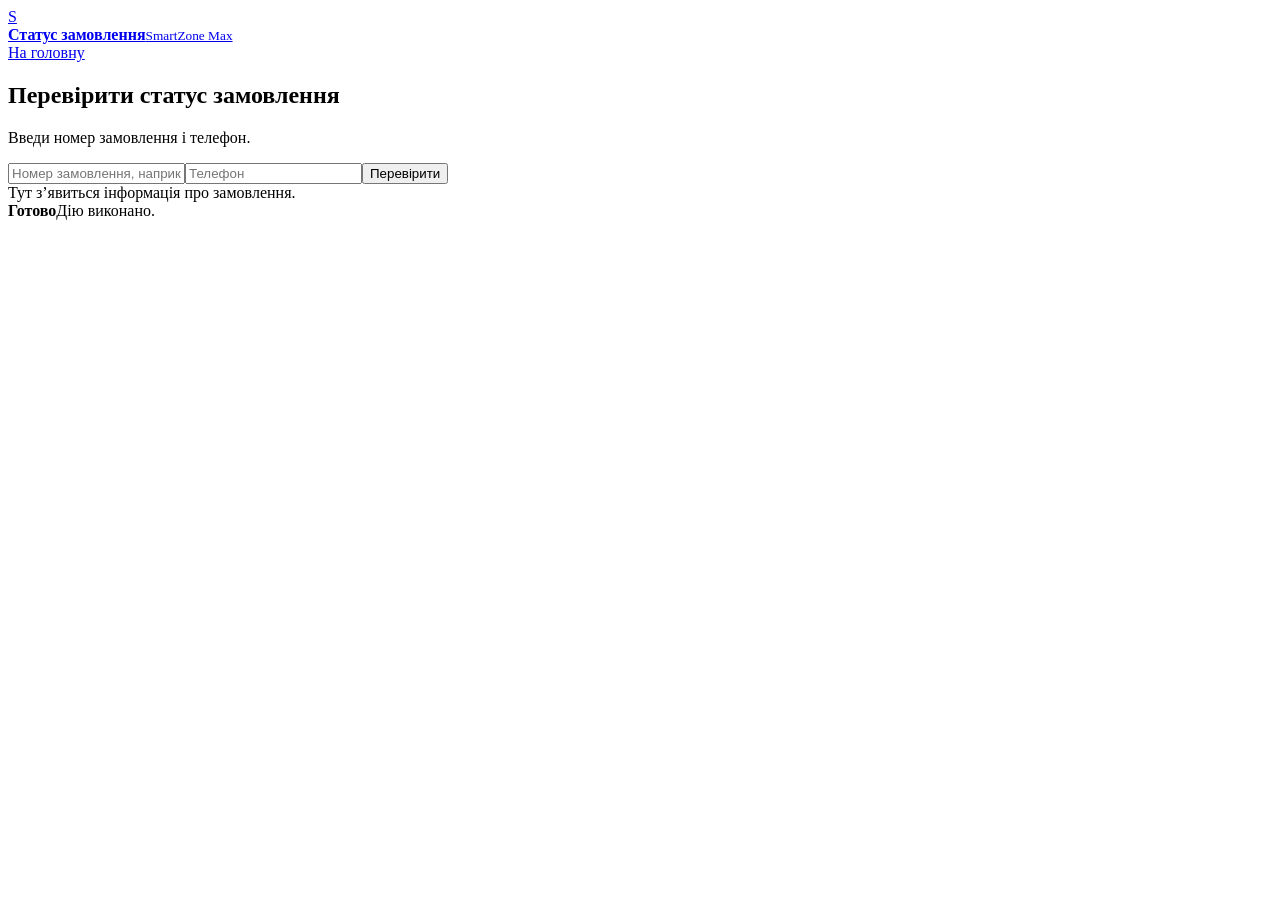
<file: track-order.html>
<!DOCTYPE html><html lang="uk"><head><meta charset="UTF-8"><meta name="viewport" content="width=device-width, initial-scale=1.0"><title>Статус замовлення SmartZone</title><link rel="stylesheet" href="style.css"></head><body><header class="header"><div class="container header-main"><a href="index.html" class="logo"><div class="logo-badge">S</div><div class="logo-text"><strong>Статус замовлення</strong><small>SmartZone Max</small></div></a><div></div><div class="header-actions"><a class="soft-btn" href="index.html">На головну</a></div></div></header><main class="section"><div class="container admin-layout"><section class="panel"><h2>Перевірити статус замовлення</h2><p class="muted">Введи номер замовлення і телефон.</p><form class="admin-form" id="trackForm"><input class="field" name="orderId" placeholder="Номер замовлення, наприклад SZ-123456789" required><input class="field" name="phone" placeholder="Телефон" required><button class="main-btn" type="submit">Перевірити</button></form></section><section class="panel" id="trackResult"><div class="empty">Тут з’явиться інформація про замовлення.</div></section></div></main><div class="toast" id="toast"><strong id="toastTitle">Готово</strong><span id="toastText">Дію виконано.</span></div><script src="store.js"></script><script src="track-order.js"></script></body></html>
</file>
<file: style.css>
:root{--theme-color:var(--theme-color);--accent-color:var(--accent-color);}


.account-link-btn{
  display:inline-flex;
  align-items:center;
  justify-content:center;
  text-decoration:none;
}

.account-page{
  padding: 18px 0 26px;
}
.account-grid{
  display:grid;
  grid-template-columns: 320px 1fr;
  gap:18px;
}
.account-sidebar,
.account-panel,
.account-stat{
  background:#fff;
  border:1px solid #e6ebf2;
  border-radius:18px;
  box-shadow:0 10px 24px rgba(16,24,40,.06);
}
.account-sidebar{padding:18px}
.account-user-top{
  display:flex;
  gap:12px;
  align-items:center;
  margin-bottom:16px;
}
.account-avatar{
  width:58px;
  height:58px;
  border-radius:50%;
  background:var(--theme-color);
  color:#fff;
  display:grid;
  place-items:center;
  font-size:24px;
  font-weight:800;
}
.account-menu{
  display:grid;
  gap:8px;
}
.account-menu button{
  text-align:left;
  background:#fff;
  border:1px solid #dbe3ee;
  border-radius:12px;
  padding:12px 14px;
  cursor:pointer;
}
.account-menu button.active{
  background:#f3f8f4;
  color:var(--theme-color);
  border-color:#bde3c7;
}
.account-main{
  display:grid;
  gap:18px;
}
.account-stats{
  display:grid;
  grid-template-columns:repeat(3,minmax(0,1fr));
  gap:16px;
}
.account-stat{padding:18px}
.account-stat strong{
  display:block;
  font-size:28px;
  color:#111827;
  margin-bottom:6px;
}
.account-stat span{
  color:#6b7280;
}
.account-panel{padding:20px}
.account-panel h2{
  margin:0 0 10px;
}
.account-empty{
  padding:18px;
  border:1px dashed #dbe3ee;
  border-radius:16px;
  color:#6b7280;
  text-align:center;
}
.account-order-list{
  display:grid;
  gap:12px;
}
.account-order-item{
  border:1px solid #e6ebf2;
  border-radius:16px;
  padding:16px;
  background:#fff;
}
.account-order-top{
  display:flex;
  justify-content:space-between;
  gap:12px;
  flex-wrap:wrap;
  margin-bottom:10px;
}
.hidden-section{display:none}
.account-wishlist-list{
  display:grid;
  gap:12px;
}
.account-wishlist-item{
  display:grid;
  grid-template-columns:78px 1fr auto;
  gap:14px;
  align-items:center;
  border:1px solid #e6ebf2;
  border-radius:16px;
  padding:14px;
}
.account-wishlist-item img{
  width:78px;
  height:78px;
  object-fit:contain;
  padding:8px;
  background:#f8fafc;
  border-radius:14px;
}
@media (max-width:1180px){
  .account-grid,
  .account-stats{
    grid-template-columns:1fr;
  }
}
@media (max-width:760px){
  .account-wishlist-item{
    grid-template-columns:1fr;
  }
}


.hero-media-card{
  position:absolute;
  overflow:hidden;
  border-radius:28px;
  background:linear-gradient(180deg,#0f172a,#334155);
  border:1px solid rgba(255,255,255,.2);
  box-shadow:0 20px 40px rgba(0,0,0,.25);
}
.hero-media-card img{
  width:100%;
  height:100%;
  object-fit:cover;
  display:block;
}
.hero-media-card.big{width:220px;height:360px;right:90px;top:0}
.hero-media-card.small{width:160px;height:280px;top:52px}
.hero-media-card.small.left{left:20px;transform:rotate(-12deg)}
.hero-media-card.small.right{right:10px;transform:rotate(12deg)}

.footer-contact-list{
  display:grid;
  gap:6px;
  margin-top:10px;
  color:#cbd5e1;
  font-size:14px;
}
.builder-help{
  padding:12px 14px;
  background:#f8fafc;
  border:1px solid #e6ebf2;
  border-radius:14px;
  color:#6b7280;
}
.checkbox-grid{
  display:grid;
  gap:8px;
}
.order-box{
  display:grid;
  gap:8px;
}
.order-box .field{
  min-height:150px;
}
</file>
